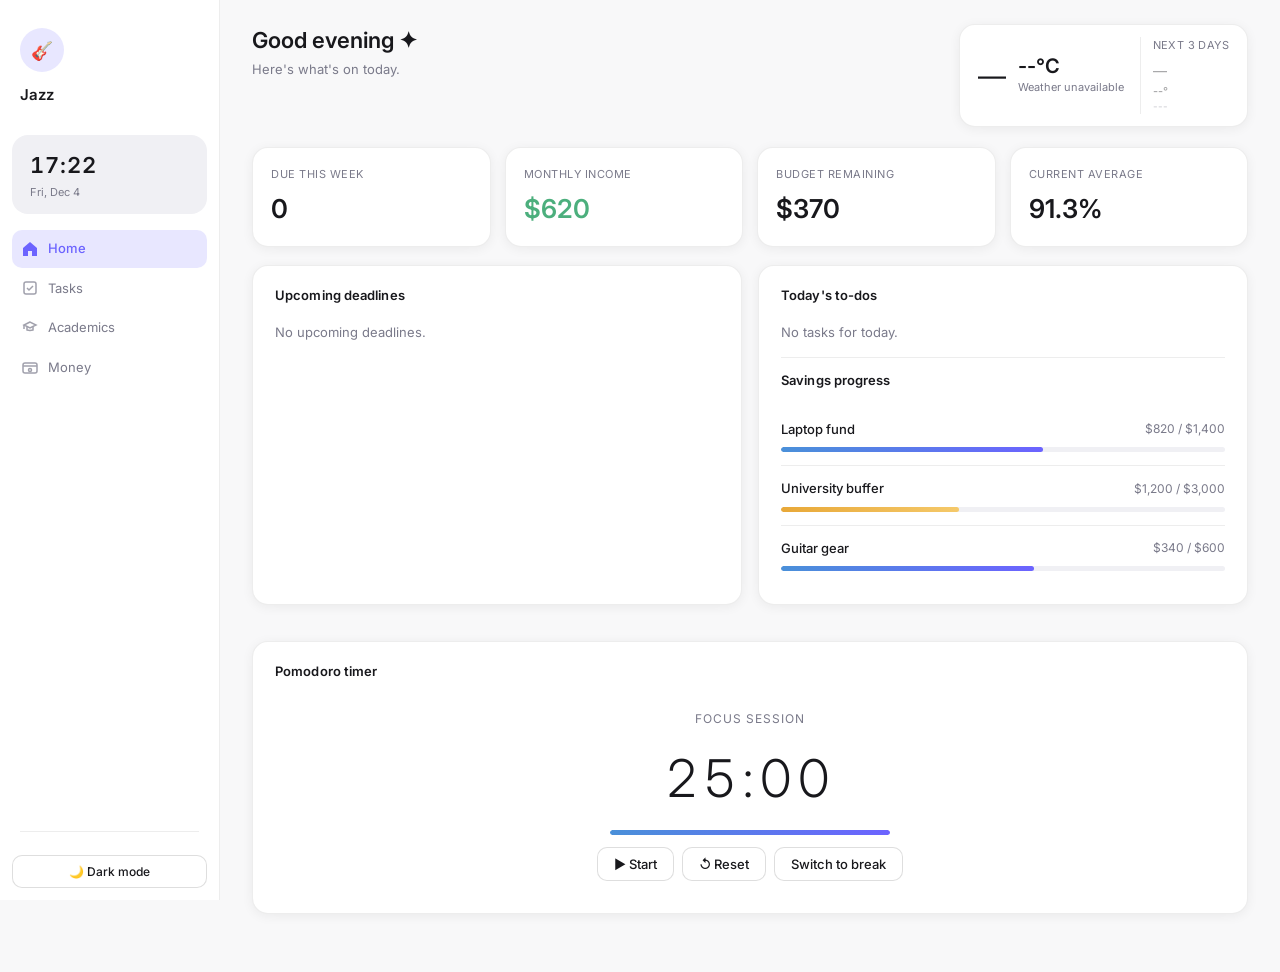
<file: dashboard_version_1.html>
<!DOCTYPE html>
<html lang="en" data-theme="light">
<head>
<meta charset="UTF-8"/>
<meta name="viewport" content="width=device-width,initial-scale=1.0"/>
<title>Jazz's Dashboard</title>
<link rel="preconnect" href="https://fonts.googleapis.com"/>
<link rel="preconnect" href="https://fonts.gstatic.com" crossorigin/>
<link href="https://fonts.googleapis.com/css2?family=Inter:wght@300;400;500;600&display=swap" rel="stylesheet"/>
<style>
:root{
  --bg:#f8f8f9;--bg2:#ffffff;--bg3:#f0f0f4;
  --tx:#18181c;--tx2:#7a7a8a;--tx3:#b0b0be;
  --bd:rgba(0,0,0,0.07);--bds:rgba(0,0,0,0.13);
  --acc:#6c63ff;--acc2:#a09df7;--acc3:#e8e7ff;
  --blue:#4a90d9;--green:#4caf7d;--red:#e05c5c;--amber:#e8a838;--purple:#6c63ff;
  --fblue:#e8f1fb;--fgreen:#e6f5ed;--fred:#fdeaea;--famber:#fef3e2;--fpurple:#e8e7ff;
  --r:10px;--rl:16px;--rxl:22px;--f:'Inter',-apple-system,BlinkMacSystemFont,'Segoe UI',sans-serif;
  --shadow:0 2px 12px rgba(0,0,0,0.06);--shadow2:0 4px 24px rgba(0,0,0,0.09);
}
[data-theme=dark]{
  --bg:#13131a;--bg2:#1c1c26;--bg3:#0e0e14;
  --tx:#e8e8f0;--tx2:#8888a0;--tx3:#44445a;
  --bd:rgba(255,255,255,0.07);--bds:rgba(255,255,255,0.13);
  --acc:#7c74ff;--acc2:#a09df7;--acc3:#1e1c3a;
  --fblue:#0d1e35;--fgreen:#0d2318;--fred:#2a1010;--famber:#2a1a06;--fpurple:#1a1832;
  --shadow:0 2px 12px rgba(0,0,0,0.3);--shadow2:0 4px 24px rgba(0,0,0,0.4);
}
*,*::before,*::after{box-sizing:border-box;margin:0;padding:0}
body{font-family:var(--f);background:var(--bg);color:var(--tx);min-height:100vh;font-size:14px;line-height:1.5}

.shell{display:flex;min-height:100vh}
.sidebar{width:220px;flex-shrink:0;background:var(--bg2);border-right:0.5px solid var(--bd);display:flex;flex-direction:column;position:sticky;top:0;height:100vh;overflow:hidden}
.main{flex:1;overflow:auto}

.sb-top{padding:28px 20px 20px}
.sb-avatar{width:44px;height:44px;border-radius:50%;background:var(--acc3);display:flex;align-items:center;justify-content:center;font-size:18px;margin-bottom:12px}
.sb-name{font-size:15px;font-weight:600;color:var(--tx)}
.sb-nav{padding:8px 12px;flex:1}
.sbn{display:flex;align-items:center;gap:10px;padding:9px 10px;border-radius:var(--r);font-size:13px;color:var(--tx2);cursor:pointer;transition:all .15s;margin-bottom:2px;user-select:none}
.sbn:hover{background:var(--bg3);color:var(--tx)}
.sbn.active{background:var(--acc3);color:var(--acc);font-weight:500}
.sbn svg{width:16px;height:16px;flex-shrink:0;opacity:.7}
.sbn.active svg{opacity:1}
.sb-divider{height:0.5px;background:var(--bd);margin:12px 20px}
.sb-bottom{padding:12px}
.clock-display{padding:14px 18px;margin:8px 12px;background:var(--bg3);border-radius:var(--rl)}
.clock-time{font-size:22px;font-weight:600;letter-spacing:1px;color:var(--tx);font-variant-numeric:tabular-nums}
.clock-date{font-size:11px;color:var(--tx2);margin-top:2px}

.header{padding:24px 32px 0;display:flex;align-items:flex-start;justify-content:space-between;flex-wrap:wrap;gap:14px}
.header-left h1{font-size:22px;font-weight:600}
.header-left p{font-size:13px;color:var(--tx2);margin-top:3px}
.header-right{display:flex;gap:8px}
.wx-card{display:flex;align-items:center;gap:12px;background:var(--bg2);border:0.5px solid var(--bd);border-radius:var(--rl);padding:12px 18px;box-shadow:var(--shadow)}
.wx-forecast{display:flex;gap:10px}
.wx-day{text-align:center}
.wx-sep{border-left:0.5px solid var(--bd);padding-left:12px;margin-left:4px}
.wx-label{font-size:11px;color:var(--tx2);margin-bottom:6px;text-transform:uppercase;letter-spacing:.4px}

.content{padding:20px 32px 40px}
.sec{display:none}.sec.active{display:block}

.card{background:var(--bg2);border:0.5px solid var(--bd);border-radius:var(--rl);padding:20px 22px;margin-bottom:18px;box-shadow:var(--shadow)}
.mc{background:var(--bg2);border:0.5px solid var(--bd);border-radius:var(--rl);padding:18px;box-shadow:var(--shadow)}
.ml{font-size:11px;color:var(--tx2);text-transform:uppercase;letter-spacing:.5px;margin-bottom:6px}
.mv{font-size:26px;font-weight:600}
.st{font-size:13px;font-weight:600;margin-bottom:16px;color:var(--tx);letter-spacing:.1px}

.g2{display:grid;grid-template-columns:repeat(2,minmax(0,1fr));gap:16px;margin-bottom:18px}
.g3{display:grid;grid-template-columns:repeat(3,minmax(0,1fr));gap:14px;margin-bottom:18px}
.g4{display:grid;grid-template-columns:repeat(4,minmax(0,1fr));gap:14px;margin-bottom:18px}
@media(max-width:700px){.g3,.g4{grid-template-columns:1fr 1fr}.g2{grid-template-columns:1fr}.sidebar{width:60px}.sb-name,.clock-display,.sb-bottom,.sbn span{display:none}.sbn{justify-content:center;padding:10px}.content{padding:16px}.header{padding:16px 16px 0}}

.row{display:flex;align-items:center;gap:10px;padding:9px 0;border-bottom:0.5px solid var(--bd);font-size:13px}
.row:last-child{border-bottom:none}
.dot{width:7px;height:7px;border-radius:50%;flex-shrink:0}
.dot-r{background:#e05c5c}.dot-a{background:#e8a838}.dot-g{background:#4caf7d}
.chip{font-size:11px;padding:2px 9px;border-radius:20px;background:var(--bg3);color:var(--tx2);white-space:nowrap;font-weight:500}
.cb{width:17px;height:17px;border:1.5px solid var(--bds);border-radius:5px;cursor:pointer;flex-shrink:0;display:flex;align-items:center;justify-content:center;background:var(--bg);transition:all .15s}
.cb.checked{background:var(--acc);border-color:var(--acc)}
.cb.checked::after{content:'';display:block;width:9px;height:5px;border-left:2px solid #fff;border-bottom:2px solid #fff;transform:rotate(-45deg) translateY(-1px)}
.strike{text-decoration:line-through;color:var(--tx3)}
.badge{font-size:11px;padding:2px 9px;border-radius:20px;font-weight:500;white-space:nowrap}
.ph{background:var(--fred);color:#c04040}.pm{background:var(--famber);color:#b07020}.pl{background:var(--fgreen);color:#3a8060}
.sd{background:var(--fgreen);color:#3a8060}.si{background:var(--famber);color:#b07020}.st2{background:var(--bg3);color:var(--tx2)}
.gb{background:var(--fpurple);color:var(--acc)}

button{font-family:var(--f);background:var(--bg2);border:0.5px solid var(--bds);border-radius:var(--r);padding:8px 16px;font-size:13px;color:var(--tx);cursor:pointer;transition:all .15s;font-weight:500}
button:hover{background:var(--bg3);border-color:var(--acc);color:var(--acc)}
button:active{transform:scale(.98)}
.btn-primary{background:var(--acc);border-color:var(--acc);color:#fff}
.btn-primary:hover{background:#5a52e0;border-color:#5a52e0;color:#fff}
.xbtn{padding:3px 7px!important;font-size:11px!important;border-radius:6px!important}

input,select,textarea{font-family:var(--f);font-size:13px;padding:9px 12px;border:0.5px solid var(--bds);border-radius:var(--r);background:var(--bg);color:var(--tx);outline:none;transition:border .15s}
input:focus,select:focus,textarea:focus{border-color:var(--acc);box-shadow:0 0 0 3px rgba(108,99,255,0.1)}
.ar{display:flex;gap:8px;margin-top:14px;flex-wrap:wrap}
.ar input,.ar select{flex:1;min-width:90px}

.pbg{height:5px;background:var(--bg3);border-radius:3px;overflow:hidden}
.pf{height:5px;border-radius:3px;transition:width .5s ease}
.fb{background:linear-gradient(90deg,#4a90d9,#6c63ff)}.fp{background:linear-gradient(90deg,#6c63ff,#a09df7)}
.fg{background:linear-gradient(90deg,#4caf7d,#7dd4a8)}.fa{background:linear-gradient(90deg,#e8a838,#f5c96a)}.fr{background:linear-gradient(90deg,#e05c5c,#f08080)}

.sg{padding:13px 0;border-bottom:0.5px solid var(--bd)}
.sg:last-child{border-bottom:none}
.sh{display:flex;justify-content:space-between;align-items:center;font-size:13px;margin-bottom:8px}
.sn{font-weight:500}.sp{color:var(--tx2);font-size:12px}

.brow{display:flex;justify-content:space-between;align-items:center;padding:9px 0;border-bottom:0.5px solid var(--bd);font-size:13px}
.brow:last-child{border-bottom:none}
.bl{color:var(--tx2)}
.inc{color:#4caf7d;font-weight:600}.exp{color:#e05c5c;font-weight:600}
.cb2{display:flex;align-items:center;gap:10px;padding:7px 0;font-size:13px}
.cbl{width:100px;color:var(--tx2);font-size:12px;flex-shrink:0}
.cbt{flex:1;height:6px;background:var(--bg3);border-radius:3px;overflow:hidden}
.cbf{height:6px;border-radius:3px}
.cba{width:48px;text-align:right;font-size:12px;font-weight:500}
.trow{display:flex;align-items:center;padding:9px 0;border-bottom:0.5px solid var(--bd);font-size:13px;gap:10px}
.trow:last-child{border-bottom:none}
.tn{flex:1}
.net-row{font-size:14px;font-weight:600;display:flex;justify-content:space-between;padding-top:14px;margin-top:4px;border-top:1px solid var(--bd)}

.cc{background:var(--bg2);border:0.5px solid var(--bd);border-radius:var(--rl);padding:18px 20px;margin-bottom:14px;box-shadow:var(--shadow)}
.ch{display:flex;justify-content:space-between;align-items:center;margin-bottom:14px}
.cn{font-size:14px;font-weight:600}
.arow{display:flex;align-items:center;gap:8px;padding:8px 0;border-bottom:0.5px solid var(--bd);font-size:13px}
.arow:last-of-type{border-bottom:none}
.an{flex:1}
.ad{font-size:12px;color:var(--tx2)}
textarea.notes{width:100%;min-height:60px;margin-top:12px;resize:vertical;background:var(--bg3);border-color:transparent;border-radius:var(--r);font-size:12px;color:var(--tx2)}
textarea.notes:focus{background:var(--bg);border-color:var(--acc)}

.pomo-wrap{display:flex;flex-direction:column;align-items:center;gap:12px;padding:12px 0}
.ptime{font-size:52px;font-weight:300;letter-spacing:4px;color:var(--tx);font-variant-numeric:tabular-nums}
.plabel{font-size:12px;color:var(--tx2);text-transform:uppercase;letter-spacing:1px}
.pbtns{display:flex;gap:8px}
.pbar-wrap{width:100%;max-width:280px}

.modal-bg{display:none;position:fixed;inset:0;background:rgba(0,0,0,0.35);backdrop-filter:blur(4px);z-index:200;align-items:center;justify-content:center}
.modal-bg.open{display:flex}
.modal{background:var(--bg2);border-radius:var(--rxl);padding:28px;width:min(440px,92vw);border:0.5px solid var(--bd);box-shadow:var(--shadow2)}
.modal h3{font-size:16px;font-weight:600;margin-bottom:20px}
.mrow{display:flex;flex-direction:column;gap:5px;margin-bottom:14px}
.mrow label{font-size:11px;color:var(--tx2);text-transform:uppercase;letter-spacing:.4px;font-weight:500}
.mrow input,.mrow select,.mrow textarea{width:100%}
.mbtns{display:flex;gap:8px;justify-content:flex-end;margin-top:20px}

.tag-strip{display:flex;gap:6px;flex-wrap:wrap;margin-bottom:14px}
.tag-pill{font-size:11px;padding:4px 12px;border-radius:20px;cursor:pointer;border:0.5px solid var(--bd);background:var(--bg2);color:var(--tx2);font-weight:500;transition:all .15s}
.tag-pill.active{background:var(--acc);color:#fff;border-color:var(--acc)}

.div{height:0.5px;background:var(--bd);margin:14px 0}
</style>
</head>
<body>

<!-- MODALS -->
<div class="modal-bg" id="task-modal">
  <div class="modal">
    <h3 id="task-modal-title">Add task</h3>
    <div class="mrow"><label>Task name</label><input id="m-task-name" type="text" placeholder="What needs doing?"/></div>
    <div class="mrow"><label>Priority</label><select id="m-task-pri"><option>High</option><option selected>Med</option><option>Low</option></select></div>
    <div class="mrow"><label>Tag</label><select id="m-task-tag"><option>personal</option><option>academics</option><option>errands</option><option>uni prep</option><option>music</option></select></div>
    <div class="mrow"><label>Due date</label><input id="m-task-date" type="date"/></div>
    <div class="mbtns"><button onclick="closeModal('task-modal')">Cancel</button><button class="btn-primary" id="m-task-save" onclick="saveTask()">Add task</button></div>
  </div>
</div>
<div class="modal-bg" id="course-modal">
  <div class="modal">
    <h3>Add course</h3>
    <div class="mrow"><label>Course name</label><input id="m-course-name" type="text" placeholder="e.g. Biology (SBI4U)"/></div>
    <div class="mrow"><label>Current grade (%)</label><input id="m-course-grade" type="number" min="0" max="100" placeholder="e.g. 88"/></div>
    <div class="mbtns"><button onclick="closeModal('course-modal')">Cancel</button><button class="btn-primary" onclick="saveCourse()">Add course</button></div>
  </div>
</div>
<div class="modal-bg" id="assign-modal">
  <div class="modal">
    <h3>Add assignment</h3>
    <div class="mrow"><label>Assignment name</label><input id="m-assign-name" type="text" placeholder="e.g. Unit test"/></div>
    <div class="mrow"><label>Due date</label><input id="m-assign-date" type="date"/></div>
    <div class="mrow"><label>Status</label><select id="m-assign-status"><option value="todo">To do</option><option value="ip">In progress</option><option value="done">Done</option></select></div>
    <input type="hidden" id="m-assign-course"/>
    <div class="mbtns"><button onclick="closeModal('assign-modal')">Cancel</button><button class="btn-primary" onclick="saveAssign()">Add</button></div>
  </div>
</div>
<div class="modal-bg" id="saving-modal">
  <div class="modal">
    <h3>Add savings goal</h3>
    <div class="mrow"><label>Goal name</label><input id="m-sav-name" type="text" placeholder="e.g. New guitar"/></div>
    <div class="mrow"><label>Current amount ($)</label><input id="m-sav-cur" type="number" min="0" placeholder="0"/></div>
    <div class="mrow"><label>Target amount ($)</label><input id="m-sav-tgt" type="number" min="1" placeholder="e.g. 500"/></div>
    <div class="mbtns"><button onclick="closeModal('saving-modal')">Cancel</button><button class="btn-primary" onclick="saveSaving()">Add goal</button></div>
  </div>
</div>

<div class="shell">
  <!-- SIDEBAR -->
  <div class="sidebar">
    <div class="sb-top">
      <div class="sb-avatar">🎸</div>
      <div class="sb-name">Jazz</div>
    </div>
    <div class="clock-display">
      <div class="clock-time" id="sb-clock">--:--</div>
      <div class="clock-date" id="sb-date"></div>
    </div>
    <div class="sb-nav">
      <div class="sbn active" onclick="switchTab('home')">
        <svg viewBox="0 0 16 16" fill="currentColor"><path d="M8 1L1 7v8h5v-5h4v5h5V7z"/></svg><span>Home</span>
      </div>
      <div class="sbn" onclick="switchTab('tasks')">
        <svg viewBox="0 0 16 16" fill="none" stroke="currentColor" stroke-width="1.5"><rect x="2" y="2" width="12" height="12" rx="2"/><path d="M5 8l2 2 4-4"/></svg><span>Tasks</span>
      </div>
      <div class="sbn" onclick="switchTab('academics')">
        <svg viewBox="0 0 16 16" fill="none" stroke="currentColor" stroke-width="1.5"><path d="M8 2L2 5l6 3 6-3-6-3z"/><path d="M2 5v4"/><path d="M5 6.5v3.5a6 3 0 006 0V6.5"/></svg><span>Academics</span>
      </div>
      <div class="sbn" onclick="switchTab('money')">
        <svg viewBox="0 0 16 16" fill="none" stroke="currentColor" stroke-width="1.5"><rect x="1" y="4" width="14" height="10" rx="2"/><path d="M1 7h14"/><circle cx="8" cy="11" r="1.5"/></svg><span>Money</span>
      </div>
    </div>
    <div class="sb-divider"></div>
    <div class="sb-bottom">
      <button onclick="toggleTheme()" id="theme-btn" style="width:100%;justify-content:center;font-size:12px;padding:8px">🌙 Dark mode</button>
    </div>
  </div>

  <!-- MAIN -->
  <div class="main">

    <!-- HOME -->
    <div class="sec active" id="sec-home">
      <div class="header">
        <div class="header-left">
          <h1 id="greeting">Good morning ✦</h1>
          <p>Here's what's on today.</p>
        </div>
        <div class="wx-card">
          <div style="font-size:28px;line-height:1" id="wx-icon">⏳</div>
          <div>
            <div style="font-size:20px;font-weight:600;line-height:1" id="wx-temp">--°C</div>
            <div style="font-size:11px;color:var(--tx2);margin-top:3px" id="wx-cond">Loading...</div>
          </div>
          <div class="wx-sep">
            <div class="wx-label">Next 3 days</div>
            <div class="wx-forecast" id="wx-forecast">
              <div class="wx-day" style="opacity:.4">
                <div style="font-size:14px">—</div>
                <div style="font-size:11px;font-weight:500;margin-top:2px">--°</div>
                <div style="font-size:10px;color:var(--tx2)">---</div>
              </div>
            </div>
          </div>
        </div>
      </div>
      <div class="content">
        <div class="g4">
          <div class="mc"><div class="ml">Due this week</div><div class="mv" id="hm-tasks">—</div></div>
          <div class="mc"><div class="ml">Monthly income</div><div class="mv inc" id="hm-income">—</div></div>
          <div class="mc"><div class="ml">Budget remaining</div><div class="mv" id="hm-remain">—</div></div>
          <div class="mc"><div class="ml">Current average</div><div class="mv" id="hm-avg">—</div></div>
        </div>
        <div class="g2">
          <div class="card">
            <div class="st">Upcoming deadlines</div>
            <div id="hm-deadlines"><span style="font-size:13px;color:var(--tx2)">No upcoming deadlines.</span></div>
          </div>
          <div class="card">
            <div class="st">Today's to-dos</div>
            <div id="hm-todos"><span style="font-size:13px;color:var(--tx2)">No tasks for today.</span></div>
            <div class="div"></div>
            <div class="st">Savings progress</div>
            <div id="hm-savings"><span style="font-size:13px;color:var(--tx2)">No savings goals yet.</span></div>
          </div>
        </div>
        <div class="card">
          <div class="st">Pomodoro timer</div>
          <div class="pomo-wrap">
            <div class="plabel" id="plabel">Focus session</div>
            <div class="ptime" id="ptime">25:00</div>
            <div class="pbar-wrap"><div class="pbg"><div class="pf fb" id="pbar" style="width:100%"></div></div></div>
            <div class="pbtns">
              <button id="pstart" onclick="pomoSS()">▶ Start</button>
              <button onclick="pomoReset()">↺ Reset</button>
              <button id="pmode" onclick="pomoMode()">Switch to break</button>
            </div>
          </div>
        </div>
      </div>
    </div>

    <!-- TASKS -->
    <div class="sec" id="sec-tasks">
      <div class="header">
        <div class="header-left"><h1>Tasks</h1><p id="task-count-label">Loading...</p></div>
        <div class="header-right"><button class="btn-primary" onclick="openTaskModal()">+ Add task</button></div>
      </div>
      <div class="content">
        <div class="tag-strip">
          <div class="tag-pill active" onclick="setTagFilter('',this)">All</div>
          <div class="tag-pill" onclick="setTagFilter('personal',this)">Personal</div>
          <div class="tag-pill" onclick="setTagFilter('academics',this)">Academics</div>
          <div class="tag-pill" onclick="setTagFilter('errands',this)">Errands</div>
          <div class="tag-pill" onclick="setTagFilter('uni prep',this)">Uni prep</div>
          <div class="tag-pill" onclick="setTagFilter('music',this)">Music</div>
        </div>
        <div class="card"><div id="task-list"></div></div>
      </div>
    </div>

    <!-- ACADEMICS -->
    <div class="sec" id="sec-academics">
      <div class="header">
        <div class="header-left"><h1>Academics</h1><p>Track your courses and grades.</p></div>
        <div class="header-right"><button class="btn-primary" onclick="openModal('course-modal')">+ Add course</button></div>
      </div>
      <div class="content">
        <div class="g2" style="margin-bottom:18px">
          <div class="mc">
            <div class="ml">Weighted average</div>
            <div class="mv" id="ac-avg">—</div>
            <div style="margin-top:8px"><div class="pbg"><div class="pf fp" id="avg-bar" style="width:0%"></div></div></div>
          </div>
          <div class="mc">
            <div class="ml">Assignments complete</div>
            <div class="mv" id="ac-done">—</div>
            <div style="font-size:12px;color:var(--tx2);margin-top:4px" id="ac-done-sub"></div>
          </div>
        </div>
        <div id="course-list"></div>
      </div>
    </div>

    <!-- MONEY -->
    <div class="sec" id="sec-money">
      <div class="header">
        <div class="header-left"><h1>Money</h1><p>Track your budget and savings.</p></div>
        <div class="header-right"><button class="btn-primary" onclick="openModal('saving-modal')">+ Add goal</button></div>
      </div>
      <div class="content">
        <div class="g3">
          <div class="mc"><div class="ml">Monthly income</div><div class="mv inc" id="mn-income">$0</div></div>
          <div class="mc"><div class="ml">Spent so far</div><div class="mv exp" id="mn-spent">$0</div></div>
          <div class="mc"><div class="ml">Remaining</div><div class="mv" id="mn-remain">$0</div></div>
        </div>
        <div class="g2">
          <div class="card">
            <div class="st">Budget overview</div>
            <div id="budget-rows"></div>
            <div class="net-row"><span>Net this month</span><span id="mn-net">$0</span></div>
          </div>
          <div class="card">
            <div class="st">Spending by category</div>
            <div id="cat-bars"></div>
          </div>
        </div>
        <div class="card">
          <div style="display:flex;justify-content:space-between;align-items:center;margin-bottom:16px">
            <div class="st" style="margin:0">Savings goals</div>
          </div>
          <div id="savings-list"></div>
        </div>
        <div class="card">
          <div class="st">Transactions</div>
          <div id="txn-list"></div>
          <div class="ar">
            <input type="text" id="txn-name" placeholder="Description..."/>
            <select id="txn-cat"><option>food</option><option>transport</option><option>gear & tech</option><option>subscriptions</option><option>income</option><option>other</option></select>
            <input type="number" id="txn-amt" placeholder="Amount ($)" style="flex:0.5;min-width:80px"/>
            <button class="btn-primary" onclick="addTxn()" style="flex-shrink:0">Add</button>
          </div>
        </div>
      </div>
    </div>

  </div>
</div>

<script>
/* ── STATE ── */
let S={
  tasks:[
    {id:1,name:'Review calc notes before class',pri:'High',tag:'academics',date:'2026-04-24',done:false},
    {id:2,name:'Reply to Aditi',pri:'Med',tag:'personal',date:'2026-04-24',done:false},
    {id:3,name:'Email Waterloo housing office',pri:'Med',tag:'uni prep',date:'2026-04-27',done:false},
    {id:4,name:'Practice guitar — 30 min',pri:'Low',tag:'music',date:'2026-04-24',done:false},
  ],
  courses:[
    {id:1,name:'Calculus & Vectors (MCV4U)',grade:94,notes:"Key lesson: when multiple answer choices are mathematically equivalent, flag the ambiguity — don't switch arbitrarily.",
     assignments:[
       {id:1,name:'Limits quiz',date:'2026-04-10',status:'done'},
       {id:2,name:'Derivatives test',date:'2026-04-18',status:'done'},
       {id:3,name:'Optimization assignment',date:'2026-04-24',status:'ip'},
     ]},
    {id:2,name:'Physics (SPH4U0)',grade:92,notes:'',
     assignments:[
       {id:1,name:'Work-energy theorem quiz',date:'2026-04-08',status:'done'},
       {id:2,name:'Atwood machine problem set',date:'2026-04-15',status:'done'},
       {id:3,name:'Lab report — conservation of energy',date:'2026-04-26',status:'ip'},
     ]},
    {id:3,name:'English',grade:88,notes:'',
     assignments:[
       {id:1,name:'Rhetorical analysis — ethos/pathos/logos',date:'2026-04-12',status:'done'},
       {id:2,name:'Persuasive essay',date:'2026-05-02',status:'todo'},
     ]},
  ],
  txns:[
    {id:1,name:'Work shift',cat:'income',amt:310},
    {id:2,name:'Work shift',cat:'income',amt:310},
    {id:3,name:'Groceries',cat:'food',amt:-52},
    {id:4,name:'Transit pass',cat:'transport',amt:-48},
    {id:5,name:'Guitar strings',cat:'gear & tech',amt:-18},
    {id:6,name:'Spotify',cat:'subscriptions',amt:-11},
    {id:7,name:'Apple Music',cat:'subscriptions',amt:-11},
    {id:8,name:'Sushi dinner',cat:'food',amt:-43},
    {id:9,name:'USB-C hub',cat:'gear & tech',amt:-45},
    {id:10,name:'Phone case',cat:'other',amt:-22},
  ],
  savings:[
    {id:1,name:'Laptop fund',cur:820,tgt:1400},
    {id:2,name:'University buffer',cur:1200,tgt:3000},
    {id:3,name:'Guitar gear',cur:340,tgt:600},
  ],
  nid:{task:10,course:10,assign:10,saving:10,txn:20},
  editTaskId:null,
};
function save(){try{localStorage.setItem('jdash3',JSON.stringify(S))}catch(e){}}
function load(){try{const d=localStorage.getItem('jdash3');if(d)S=JSON.parse(d)}catch(e){}}
load();

/* ── CLOCK ── */
function updateClock(){
  const now=new Date();
  document.getElementById('sb-clock').textContent=String(now.getHours()).padStart(2,'0')+':'+String(now.getMinutes()).padStart(2,'0');
  document.getElementById('sb-date').textContent=now.toLocaleDateString('en-CA',{weekday:'short',month:'short',day:'numeric'});
  const hr=now.getHours();
  const el=document.getElementById('greeting');
  if(el)el.textContent=(hr<12?'Good morning ✦':hr<17?'Good afternoon ✦':'Good evening ✦');
}
updateClock();setInterval(updateClock,10000);

/* ── WEATHER (Open-Meteo, no API key required) ── */
const WMO={0:'Clear',1:'Mostly clear',2:'Partly cloudy',3:'Cloudy',45:'Foggy',48:'Foggy',51:'Drizzle',53:'Drizzle',55:'Drizzle',61:'Rain',63:'Rain',65:'Heavy rain',71:'Snow',73:'Snow',75:'Heavy snow',80:'Showers',81:'Showers',82:'Heavy showers',95:'Thunderstorm',96:'Thunderstorm',99:'Thunderstorm'};
function wxIcon(code,isDay){
  if([95,96,99].includes(code))return'⛈️';
  if([71,73,75].includes(code))return'❄️';
  if([61,63,65,80,81,82].includes(code))return'🌧️';
  if([51,53,55].includes(code))return'🌦️';
  if([45,48].includes(code))return'🌫️';
  if(code===3)return'☁️';
  if(code===2)return'⛅';
  if(code<=1)return isDay?'☀️':'🌙';
  return'🌤️';
}
async function fetchWeather(){
  try{
    const url='https://api.open-meteo.com/v1/forecast?latitude=43.73&longitude=-79.76&current=temperature_2m,weathercode,is_day&daily=weathercode,temperature_2m_max,precipitation_probability_max&timezone=America%2FToronto&forecast_days=4';
    const r=await fetch(url);
    const d=await r.json();
    const cur=d.current;
    const daily=d.daily;
    const temp=Math.round(cur.temperature_2m);
    const code=cur.weathercode;
    const isDay=cur.is_day===1;
    const cond=WMO[code]||'Clear';
    const days=['Sun','Mon','Tue','Wed','Thu','Fri','Sat'];
    const forecast=daily.date.slice(1,4).map((dt,i)=>({
      day:days[new Date(dt+'T12:00:00').getDay()],
      high:Math.round(daily.temperature_2m_max[i+1]),
      code:daily.weathercode[i+1],
    }));
    document.getElementById('wx-icon').textContent=wxIcon(code,isDay);
    document.getElementById('wx-temp').textContent=temp+'°C';
    document.getElementById('wx-cond').textContent=cond+' · Brampton';
    document.getElementById('wx-forecast').innerHTML=forecast.map(f=>`
      <div class="wx-day">
        <div style="font-size:14px">${wxIcon(f.code,true)}</div>
        <div style="font-size:11px;font-weight:500;margin-top:2px">${f.high}°</div>
        <div style="font-size:10px;color:var(--tx2)">${f.day}</div>
      </div>`).join('');
  }catch(e){
    document.getElementById('wx-cond').textContent='Weather unavailable';
    document.getElementById('wx-icon').textContent='—';
  }
}
fetchWeather();

/* ── THEME ── */
function toggleTheme(){
  const h=document.documentElement,dark=h.getAttribute('data-theme')==='dark';
  h.setAttribute('data-theme',dark?'light':'dark');
  document.getElementById('theme-btn').textContent=dark?'🌙 Dark mode':'☀️ Light mode';
}

/* ── TABS ── */
function switchTab(t){
  ['home','tasks','academics','money'].forEach((n,i)=>{
    document.querySelectorAll('.sbn')[i].classList.toggle('active',n===t);
    document.getElementById('sec-'+n).classList.toggle('active',n===t);
  });
  renderAll();
}

/* ── MODALS ── */
function openModal(id){document.getElementById(id).classList.add('open')}
function closeModal(id){document.getElementById(id).classList.remove('open')}
document.querySelectorAll('.modal-bg').forEach(m=>m.addEventListener('click',e=>{if(e.target===m)m.classList.remove('open')}));

/* ── UTILS ── */
function fmtDate(d){if(!d)return'';return new Date(d+'T12:00:00').toLocaleDateString('en-CA',{month:'short',day:'numeric'})}
function today(){return new Date().toISOString().slice(0,10)}
function addDays(d,n){const dt=new Date(d);dt.setDate(dt.getDate()+n);return dt.toISOString().slice(0,10)}
function daysUntil(d){return Math.round((new Date(d+'T12:00:00')-new Date(new Date().toDateString()))/86400000)}
function urgDot(d){const n=daysUntil(d);return n<=0?'dot-r':n<=3?'dot-a':'dot-g'}
function priCls(p){return p==='High'?'ph':p==='Med'?'pm':'pl'}
function stCls(s){return s==='done'?'sd':s==='ip'?'si':'st2'}
function stLbl(s){return s==='done'?'Done':s==='ip'?'In progress':'To do'}

/* ── RENDER ALL ── */
function renderAll(){renderHome();renderTasks();renderAcademics();renderMoney();}

/* ── HOME ── */
function renderHome(){
  const t=today();
  const due=S.tasks.filter(tk=>!tk.done&&tk.date&&tk.date>=t&&tk.date<=addDays(t,7));
  const g=id=>document.getElementById(id);
  if(g('hm-tasks'))g('hm-tasks').textContent=due.length;
  const income=S.txns.filter(x=>x.amt>0).reduce((a,x)=>a+x.amt,0);
  const spent=Math.abs(S.txns.filter(x=>x.amt<0).reduce((a,x)=>a+x.amt,0));
  if(g('hm-income'))g('hm-income').textContent='$'+income.toFixed(0);
  if(g('hm-remain'))g('hm-remain').textContent='$'+(income-spent).toFixed(0);
  const grades=S.courses.map(c=>c.grade).filter(gr=>gr!=null&&gr!=='');
  const avg=grades.length?grades.reduce((a,b)=>a+b,0)/grades.length:null;
  if(g('hm-avg'))g('hm-avg').textContent=avg!=null?avg.toFixed(1)+'%':'—';
  const dl=[];
  S.tasks.filter(tk=>!tk.done&&tk.date).forEach(tk=>{const n=daysUntil(tk.date);if(n>=-1&&n<=14)dl.push({name:tk.name,date:tk.date,tag:tk.tag});});
  S.courses.forEach(c=>c.assignments.filter(a=>a.status!=='done'&&a.date).forEach(a=>{const n=daysUntil(a.date);if(n>=-1&&n<=14)dl.push({name:a.name,date:a.date,tag:'academics'});}));
  dl.sort((a,b)=>a.date.localeCompare(b.date));
  if(g('hm-deadlines'))g('hm-deadlines').innerHTML=dl.length?dl.slice(0,6).map(d=>`
    <div class="row"><div class="dot ${urgDot(d.date)}"></div><span style="flex:1">${d.name}</span><span class="chip">${d.tag}</span><span style="font-size:12px;color:var(--tx2)">${daysUntil(d.date)===0?'Today':fmtDate(d.date)}</span></div>`).join(''):'<span style="font-size:13px;color:var(--tx2)">No upcoming deadlines.</span>';
  const todos=S.tasks.filter(tk=>tk.date===t);
  if(g('hm-todos'))g('hm-todos').innerHTML=todos.length?todos.map(tk=>`
    <div class="row"><div class="cb${tk.done?' checked':''}" onclick="toggleDone(${tk.id},this)"></div><span class="${tk.done?'strike':''}" style="flex:1">${tk.name}</span><span class="badge ${priCls(tk.pri)}">${tk.pri}</span></div>`).join(''):'<span style="font-size:13px;color:var(--tx2)">No tasks for today.</span>';
  if(g('hm-savings'))g('hm-savings').innerHTML=S.savings.length?S.savings.map(sv=>{
    const pct=Math.min(100,Math.round(sv.cur/sv.tgt*100));
    return`<div class="sg"><div class="sh"><span class="sn">${sv.name}</span><span class="sp">$${sv.cur.toLocaleString()} / $${sv.tgt.toLocaleString()}</span></div><div class="pbg"><div class="pf ${pct>=80?'fg':pct>=50?'fb':'fa'}" style="width:${pct}%"></div></div></div>`;
  }).join(''):'<span style="font-size:13px;color:var(--tx2)">No savings goals yet.</span>';
}

/* ── TASKS ── */
let tagFilter='';
function setTagFilter(tag,el){tagFilter=tag;document.querySelectorAll('.tag-pill').forEach(p=>p.classList.remove('active'));el.classList.add('active');renderTasks();}
function openTaskModal(){
  S.editTaskId=null;
  document.getElementById('task-modal-title').textContent='Add task';
  document.getElementById('m-task-save').textContent='Add task';
  ['m-task-name','m-task-date'].forEach(id=>document.getElementById(id).value='');
  document.getElementById('m-task-pri').value='Med';
  document.getElementById('m-task-tag').value='personal';
  openModal('task-modal');
}
function saveTask(){
  const name=document.getElementById('m-task-name').value.trim();if(!name)return;
  const obj={id:S.editTaskId||++S.nid.task,name,pri:document.getElementById('m-task-pri').value,tag:document.getElementById('m-task-tag').value,date:document.getElementById('m-task-date').value,done:false};
  if(S.editTaskId){const idx=S.tasks.findIndex(t=>t.id===S.editTaskId);if(idx>-1){obj.done=S.tasks[idx].done;S.tasks[idx]=obj;}S.editTaskId=null;}
  else S.tasks.push(obj);
  save();closeModal('task-modal');renderTasks();renderHome();
}
function toggleDone(id,el){
  const tk=S.tasks.find(t=>t.id===id);if(!tk)return;
  tk.done=!tk.done;el.classList.toggle('checked',tk.done);
  const span=el.nextElementSibling;if(span)span.className=tk.done?'strike':'';
  save();renderHome();renderTasks();
}
function deleteTask(id){S.tasks=S.tasks.filter(t=>t.id!==id);save();renderTasks();renderHome();}
function renderTasks(){
  let tasks=[...S.tasks];
  if(tagFilter)tasks=tasks.filter(t=>t.tag===tagFilter);
  tasks.sort((a,b)=>{const po={High:0,Med:1,Low:2};if(a.done!==b.done)return a.done?1:-1;return po[a.pri]-po[b.pri];});
  const el=document.getElementById('task-list');
  const lbl=document.getElementById('task-count-label');
  if(lbl){const open=S.tasks.filter(t=>!t.done).length;lbl.textContent=`${open} open · ${S.tasks.length} total`;}
  if(!el)return;
  el.innerHTML=tasks.length?tasks.map(tk=>`
    <div class="row"><div class="cb${tk.done?' checked':''}" onclick="toggleDone(${tk.id},this)"></div><span class="${tk.done?'strike':''}" style="flex:1">${tk.name}</span><span class="badge ${priCls(tk.pri)}">${tk.pri}</span><span class="chip">${tk.tag}</span>${tk.date?`<span style="font-size:12px;color:var(--tx2)">${fmtDate(tk.date)}</span>`:''}<button class="xbtn" onclick="deleteTask(${tk.id})">✕</button></div>`).join(''):'<span style="font-size:13px;color:var(--tx2)">No tasks here.</span>';
}
document.getElementById('m-task-name').addEventListener('keydown',e=>{if(e.key==='Enter')saveTask();});

/* ── ACADEMICS ── */
function saveCourse(){
  const name=document.getElementById('m-course-name').value.trim();if(!name)return;
  const grade=parseFloat(document.getElementById('m-course-grade').value);
  S.courses.push({id:++S.nid.course,name,grade:isNaN(grade)?null:grade,notes:'',assignments:[]});
  save();closeModal('course-modal');renderAcademics();
}
function deleteCourse(id){S.courses=S.courses.filter(c=>c.id!==id);save();renderAcademics();renderHome();}
function updateGrade(id,val){const c=S.courses.find(c=>c.id===id);if(c){c.grade=val===''?null:parseFloat(val);save();renderAcademicsMetrics();}}
function updateNotes(id,val){const c=S.courses.find(c=>c.id===id);if(c){c.notes=val;save();}}
function openAssignModal(cid){
  document.getElementById('m-assign-name').value='';document.getElementById('m-assign-date').value='';
  document.getElementById('m-assign-status').value='todo';document.getElementById('m-assign-course').value=cid;
  openModal('assign-modal');
}
function saveAssign(){
  const name=document.getElementById('m-assign-name').value.trim();if(!name)return;
  const cid=parseInt(document.getElementById('m-assign-course').value);
  const c=S.courses.find(c=>c.id===cid);if(!c)return;
  c.assignments.push({id:++S.nid.assign,name,date:document.getElementById('m-assign-date').value,status:document.getElementById('m-assign-status').value});
  save();closeModal('assign-modal');renderAcademics();
}
function cycleStatus(cid,aid){
  const c=S.courses.find(c=>c.id===cid);if(!c)return;
  const a=c.assignments.find(a=>a.id===aid);if(!a)return;
  const order=['todo','ip','done'];a.status=order[(order.indexOf(a.status)+1)%3];
  save();renderAcademics();renderHome();
}
function deleteAssign(cid,aid){
  const c=S.courses.find(c=>c.id===cid);if(!c)return;
  c.assignments=c.assignments.filter(a=>a.id!==aid);save();renderAcademics();
}
function renderAcademicsMetrics(){
  const grades=S.courses.map(c=>c.grade).filter(g=>g!=null);
  const avg=grades.length?grades.reduce((a,b)=>a+b,0)/grades.length:null;
  const g=id=>document.getElementById(id);
  if(g('ac-avg'))g('ac-avg').textContent=avg!=null?avg.toFixed(1)+'%':'—';
  if(g('avg-bar'))g('avg-bar').style.width=(avg??0)+'%';
  const all=S.courses.flatMap(c=>c.assignments);
  const done=all.filter(a=>a.status==='done').length;
  if(g('ac-done'))g('ac-done').textContent=`${done} / ${all.length}`;
  if(g('ac-done-sub'))g('ac-done-sub').textContent=all.length?Math.round(done/all.length*100)+'% completion':'';
}
function renderAcademics(){
  renderAcademicsMetrics();
  const el=document.getElementById('course-list');if(!el)return;
  el.innerHTML=S.courses.map(c=>`
    <div class="cc">
      <div class="ch">
        <span class="cn">${c.name}</span>
        <div style="display:flex;align-items:center;gap:10px">
          <div style="display:flex;align-items:center;gap:6px">
            <span style="font-size:12px;color:var(--tx2)">Grade:</span>
            <input type="number" min="0" max="100" value="${c.grade??''}" placeholder="—" style="width:64px;text-align:center;font-weight:600;font-size:14px" onchange="updateGrade(${c.id},this.value)" oninput="updateGrade(${c.id},this.value)"/>
            <span style="font-size:12px;color:var(--tx2)">%</span>
          </div>
          <button class="xbtn" onclick="deleteCourse(${c.id})">✕</button>
        </div>
      </div>
      ${c.assignments.map(a=>`
        <div class="arow"><span class="an">${a.name}</span><span class="badge ${stCls(a.status)}" style="cursor:pointer" onclick="cycleStatus(${c.id},${a.id})" title="Click to cycle">${stLbl(a.status)}</span><span class="ad">${fmtDate(a.date)}</span><button class="xbtn" onclick="deleteAssign(${c.id},${a.id})">✕</button></div>`).join('')}
      <button style="margin-top:10px;font-size:12px;padding:6px 12px" onclick="openAssignModal(${c.id})">+ Add assignment</button>
      <textarea class="notes" placeholder="Quick notes for this course..." onchange="updateNotes(${c.id},this.value)">${c.notes||''}</textarea>
    </div>`).join('')||'<span style="font-size:13px;color:var(--tx2)">No courses yet.</span>';
}

/* ── MONEY ── */
function addTxn(){
  const name=document.getElementById('txn-name').value.trim();
  const cat=document.getElementById('txn-cat').value;
  const amt=parseFloat(document.getElementById('txn-amt').value);
  if(!name||isNaN(amt))return;
  S.txns.unshift({id:++S.nid.txn,name,cat,amt:cat==='income'?Math.abs(amt):-Math.abs(amt)});
  save();document.getElementById('txn-name').value='';document.getElementById('txn-amt').value='';
  renderMoney();renderHome();
}
function deleteTxn(id){S.txns=S.txns.filter(t=>t.id!==id);save();renderMoney();renderHome();}
function saveSaving(){
  const name=document.getElementById('m-sav-name').value.trim();
  const cur=parseFloat(document.getElementById('m-sav-cur').value)||0;
  const tgt=parseFloat(document.getElementById('m-sav-tgt').value);
  if(!name||isNaN(tgt)||tgt<=0)return;
  S.savings.push({id:++S.nid.saving,name,cur,tgt});
  save();closeModal('saving-modal');renderMoney();renderHome();
}
function deleteSaving(id){S.savings=S.savings.filter(s=>s.id!==id);save();renderMoney();renderHome();}
const barCls=['fb','fp','fg','fa','fr'];
function renderMoney(){
  const income=S.txns.filter(x=>x.amt>0).reduce((a,x)=>a+x.amt,0);
  const spent=Math.abs(S.txns.filter(x=>x.amt<0).reduce((a,x)=>a+x.amt,0));
  const net=income-spent;
  const g=id=>document.getElementById(id);
  if(g('mn-income'))g('mn-income').textContent='$'+income.toFixed(0);
  if(g('mn-spent'))g('mn-spent').textContent='$'+spent.toFixed(0);
  if(g('mn-remain'))g('mn-remain').textContent='$'+net.toFixed(0);
  if(g('mn-net')){g('mn-net').textContent=(net>=0?'+':'')+' $'+Math.abs(net).toFixed(0);g('mn-net').className=net>=0?'inc':'exp';}
  const cats={};S.txns.forEach(t=>{if(!cats[t.cat])cats[t.cat]=0;cats[t.cat]+=t.amt;});
  if(g('budget-rows'))g('budget-rows').innerHTML=Object.entries(cats).map(([cat,amt])=>`
    <div class="brow"><span class="bl">${cat.charAt(0).toUpperCase()+cat.slice(1)}</span><span class="${amt>=0?'inc':'exp'}">${amt>=0?'+':''} $${Math.abs(amt).toFixed(0)}</span></div>`).join('');
  const expCats={};S.txns.filter(t=>t.amt<0).forEach(t=>{if(!expCats[t.cat])expCats[t.cat]=0;expCats[t.cat]+=Math.abs(t.amt);});
  const maxE=Math.max(...Object.values(expCats),1);
  if(g('cat-bars'))g('cat-bars').innerHTML=Object.entries(expCats).map(([cat,amt],i)=>`
    <div class="cb2"><span class="cbl">${cat.charAt(0).toUpperCase()+cat.slice(1)}</span><div class="cbt"><div class="cbf ${barCls[i%barCls.length]}" style="width:${Math.round(amt/maxE*100)}%"></div></div><span class="cba">$${amt.toFixed(0)}</span></div>`).join('');
  if(g('savings-list'))g('savings-list').innerHTML=S.savings.length?S.savings.map(sv=>{
    const pct=Math.min(100,Math.round(sv.cur/sv.tgt*100));
    return`<div class="sg"><div class="sh"><span class="sn">${sv.name}</span><div style="display:flex;align-items:center;gap:10px"><span class="sp">$${sv.cur.toLocaleString()} / $${sv.tgt.toLocaleString()} — ${pct}%</span><button class="xbtn" onclick="deleteSaving(${sv.id})">✕</button></div></div><div class="pbg"><div class="pf ${pct>=80?'fg':pct>=50?'fb':'fa'}" style="width:${pct}%"></div></div></div>`;
  }).join(''):'<span style="font-size:13px;color:var(--tx2)">No savings goals yet.</span>';
  if(g('txn-list'))g('txn-list').innerHTML=S.txns.length?S.txns.map(t=>`
    <div class="trow"><span class="tn">${t.name}</span><span class="chip">${t.cat}</span><span class="${t.amt>=0?'inc':'exp'}">${t.amt>=0?'+':''} $${Math.abs(t.amt).toFixed(0)}</span><button class="xbtn" onclick="deleteTxn(${t.id})">✕</button></div>`).join(''):'<span style="font-size:13px;color:var(--tx2)">No transactions yet.</span>';
}

/* ── POMODORO ── */
let pSec=25*60,pTotal=25*60,pRun=false,pBreak=false,pTimer=null;
function pRender(){
  document.getElementById('ptime').textContent=String(Math.floor(pSec/60)).padStart(2,'0')+':'+String(pSec%60).padStart(2,'0');
  document.getElementById('pbar').style.width=Math.round(pSec/pTotal*100)+'%';
}
function pomoSS(){
  if(pRun){clearInterval(pTimer);pRun=false;document.getElementById('pstart').textContent='▶ Start';}
  else{pRun=true;document.getElementById('pstart').textContent='⏸ Pause';
    pTimer=setInterval(()=>{if(pSec<=0){clearInterval(pTimer);pRun=false;document.getElementById('pstart').textContent='▶ Start';return;}pSec--;pRender();},1000);}
}
function pomoReset(){clearInterval(pTimer);pRun=false;pSec=pTotal;document.getElementById('pstart').textContent='▶ Start';pRender();}
function pomoMode(){
  pBreak=!pBreak;clearInterval(pTimer);pRun=false;
  pTotal=pBreak?5*60:25*60;pSec=pTotal;
  document.getElementById('plabel').textContent=pBreak?'Break time':'Focus session';
  document.getElementById('pmode').textContent=pBreak?'Switch to focus':'Switch to break';
  document.getElementById('pstart').textContent='▶ Start';
  pRender();
}

/* ── INIT ── */
renderAll();
</script>
</body>
</html>
</file>
